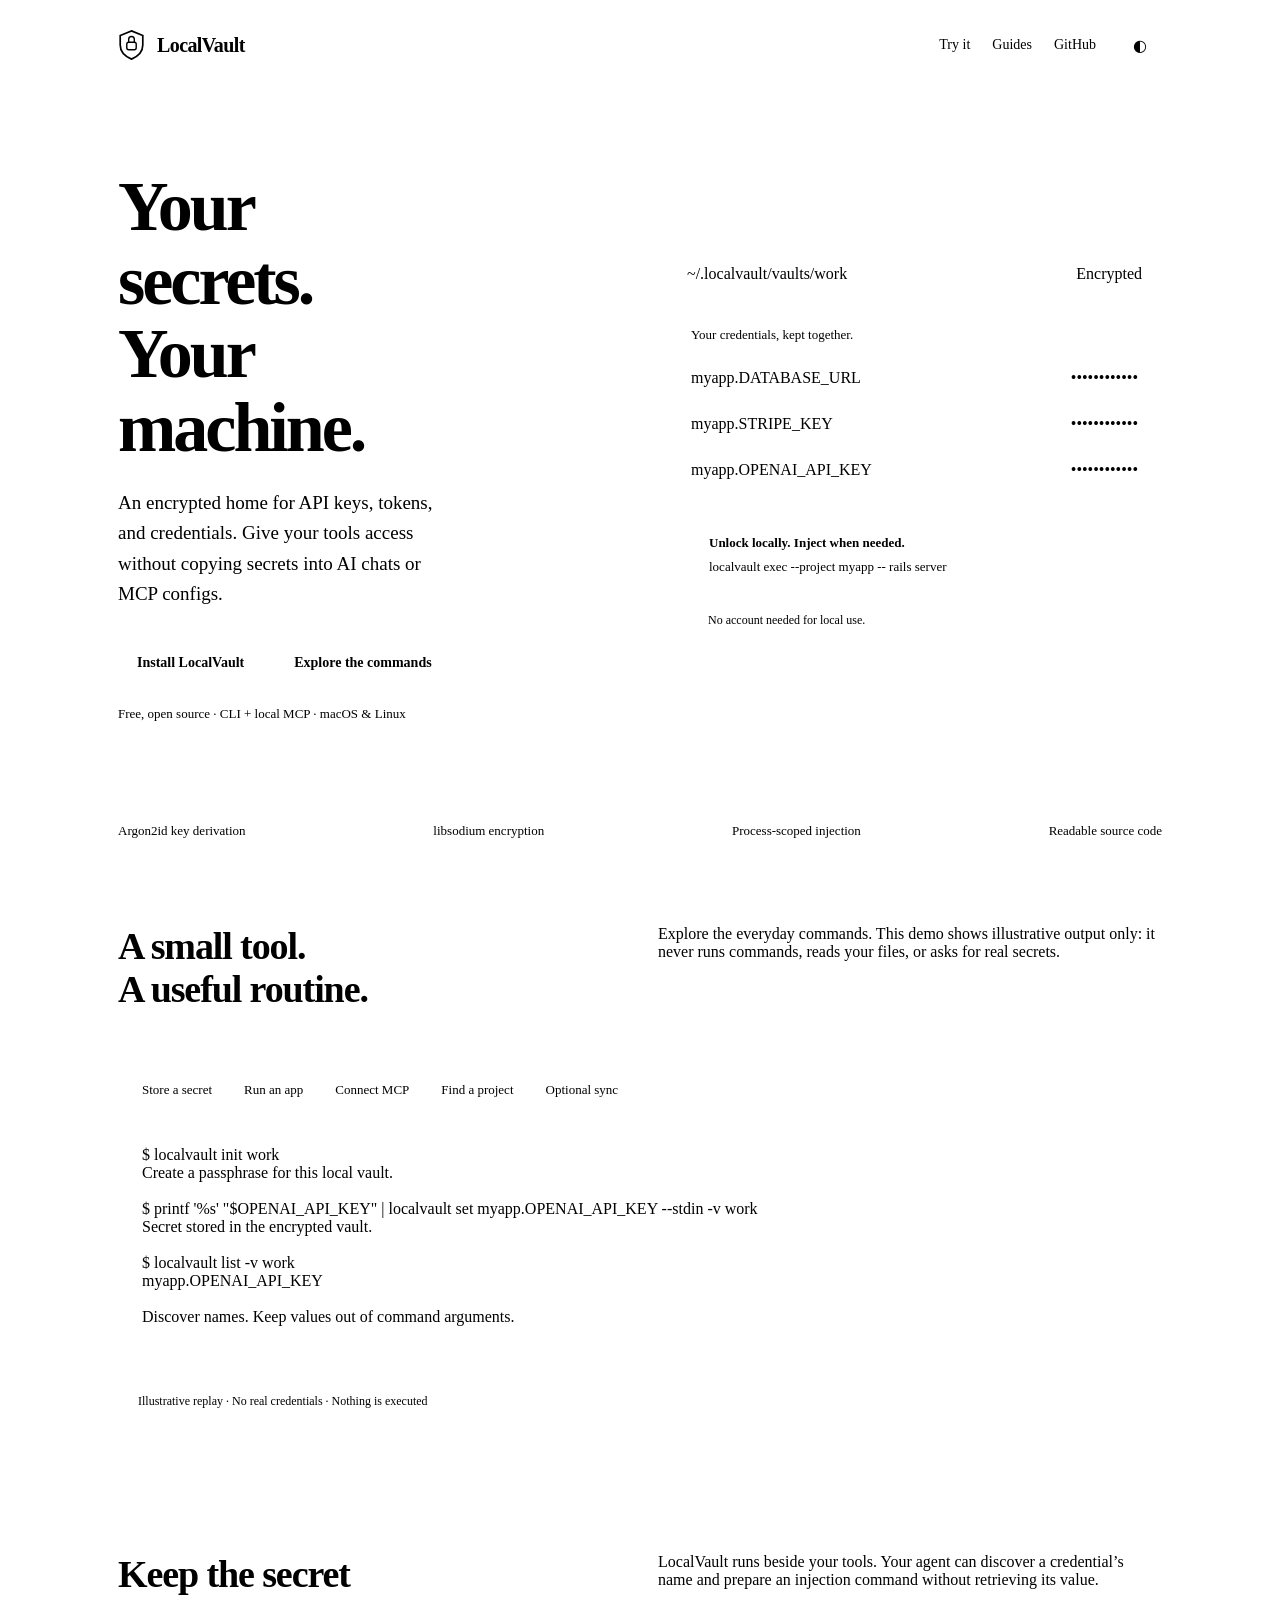
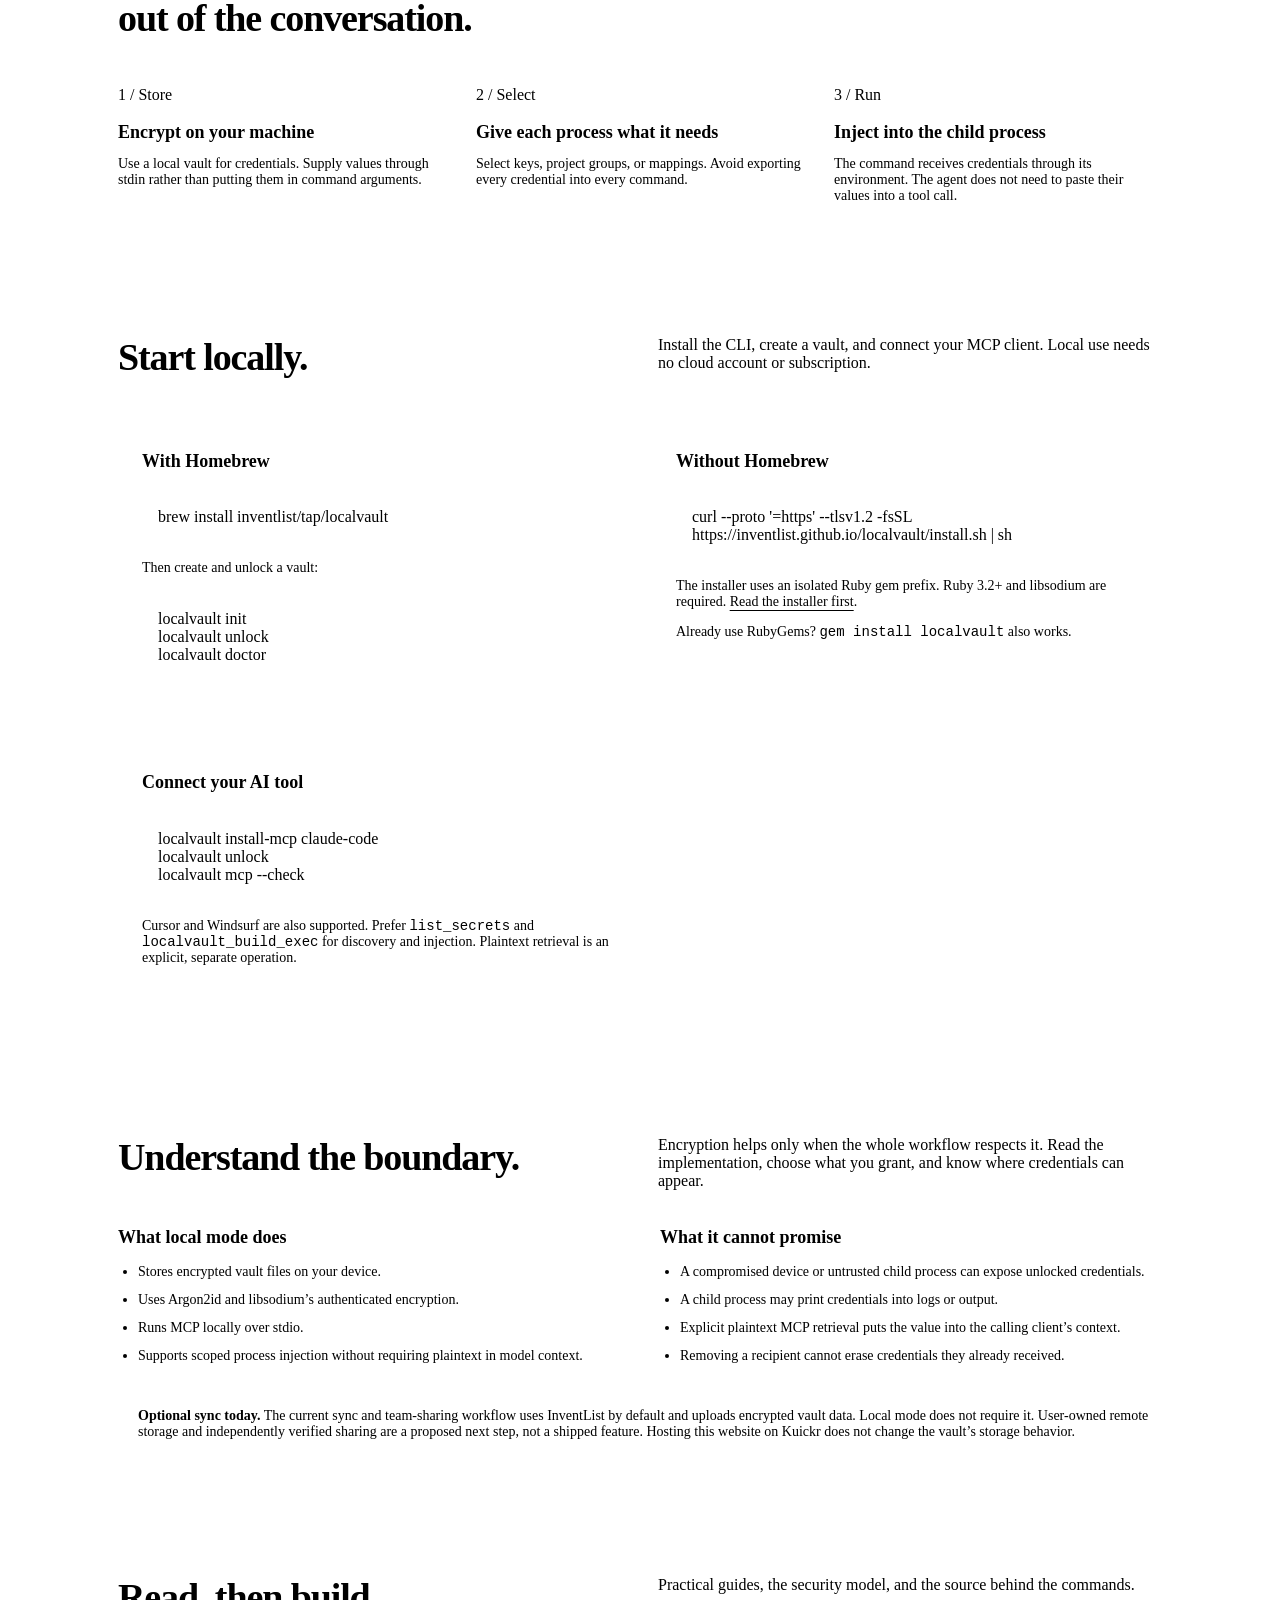
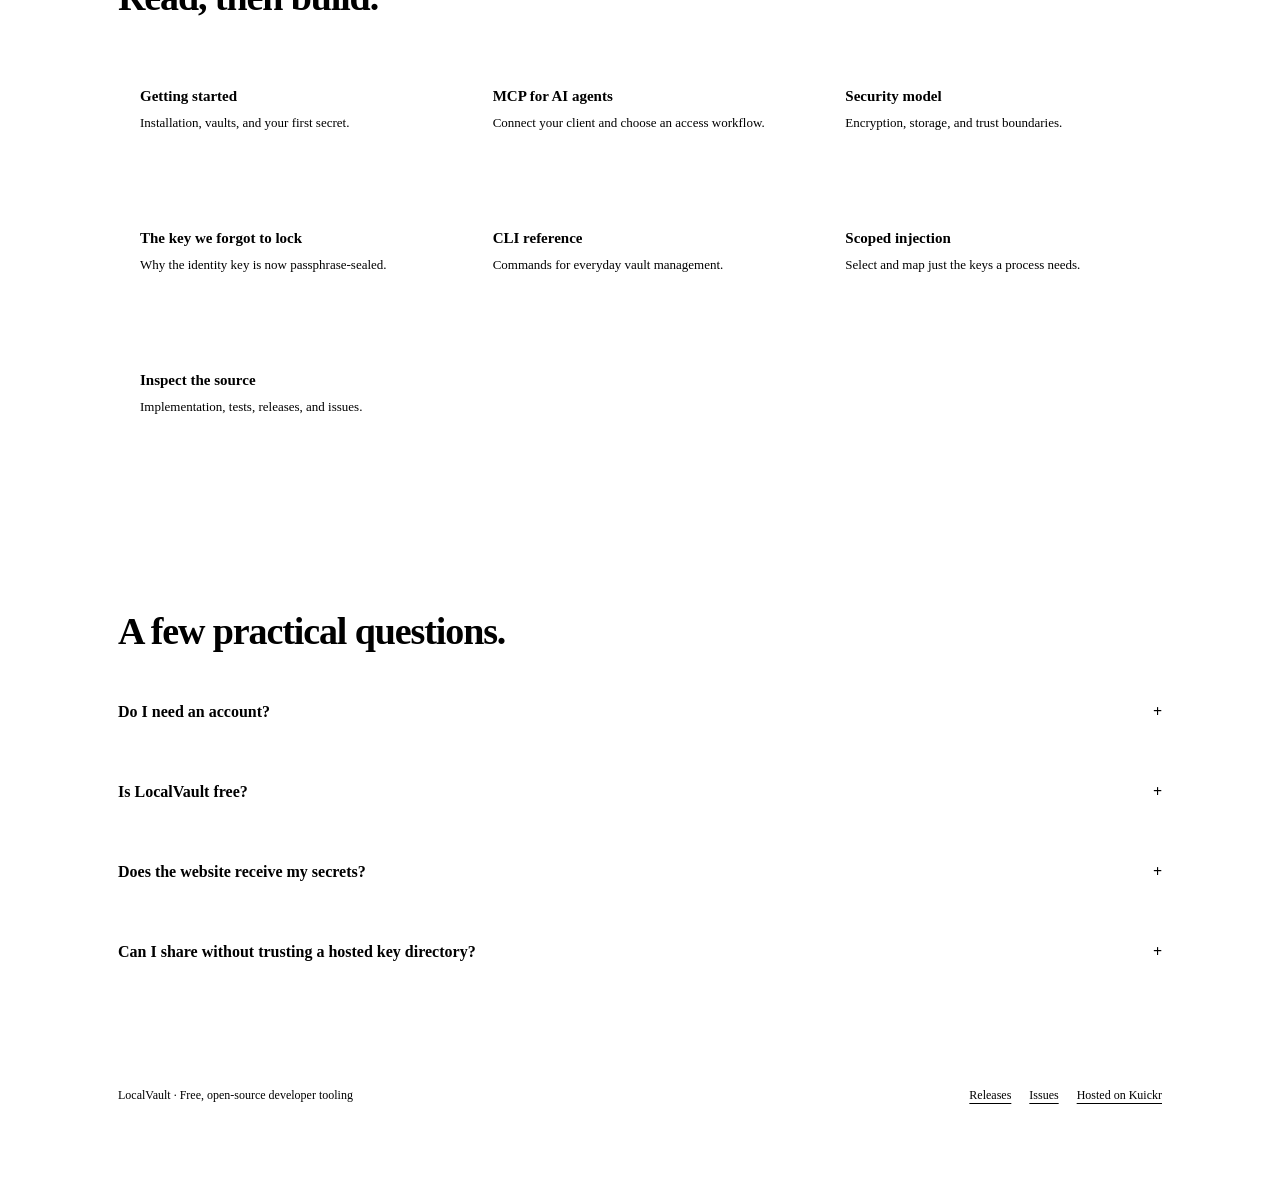
<file: site/landing.html>
<!doctype html>
<html lang="en" class="np-tokens np-wash" data-theme="light" data-kuickr-bar="peek">
<head>
<meta charset="utf-8">
<meta name="viewport" content="width=device-width,initial-scale=1">
<title>LocalVault — your secrets stay local</title>
<meta name="description" content="A free, open-source local secrets vault with CLI and MCP. Encrypt API keys on your machine and inject credentials into the processes that need them.">
<link rel="canonical" href="https://localvault.kuickr.co/">
<meta property="og:title" content="LocalVault — your secrets stay local">
<meta property="og:description" content="Encrypted on your machine. Available to your tools. Free, open-source CLI and local MCP.">
<meta property="og:url" content="https://localvault.kuickr.co/">
<meta property="og:type" content="website">
<style>/* NODEPAD_TOKENS */</style>
<style>
*{box-sizing:border-box}html{scroll-behavior:smooth;scroll-padding-top:24px}body{margin:0;background:var(--np-wash);color:var(--np-ink-runtime);font:16px/1.65 var(--np-sans)}a{color:inherit;text-underline-offset:4px}button,input{font:inherit}button,a{-webkit-tap-highlight-color:transparent}button{cursor:pointer}a:focus-visible,button:focus-visible,input:focus-visible,summary:focus-visible{outline:3px solid var(--np-accent-text);outline-offset:4px}button:disabled{cursor:default}.wrap{width:min(1100px,100%);margin:auto;padding:0 28px}header{display:flex;align-items:center;justify-content:space-between;gap:20px;min-height:90px;border-bottom:1px solid var(--np-line)}.brand{display:flex;align-items:center;gap:12px;text-decoration:none;font-size:20px;font-weight:650;letter-spacing:-.6px}.brand svg{width:27px;height:32px}.nav{display:flex;align-items:center;gap:22px}.nav a{font-size:14px;text-decoration:none;min-height:44px;display:inline-flex;align-items:center}.theme{background:none;border:1px solid var(--np-line);border-radius:50%;width:44px;height:44px;color:inherit}.hero{padding:80px 0 68px;display:grid;grid-template-columns:1fr 1fr;gap:54px;align-items:center}.hero h1{font-size:clamp(42px,6vw,70px);line-height:1.05;letter-spacing:-3px;margin:0 0 24px;font-weight:580;max-width:9ch}.lede{font-size:19px;line-height:1.6;color:var(--np-text);max-width:36ch;margin:0}.actions{display:flex;flex-wrap:wrap;gap:12px;margin:30px 0 20px}.button{display:inline-flex;align-items:center;justify-content:center;min-height:46px;padding:10px 19px;border:1px solid var(--np-ink-runtime);border-radius:var(--rad-2);text-decoration:none;font-size:14px;font-weight:600;background:var(--np-ink-runtime);color:var(--np-bg)}.button.secondary{background:transparent;color:var(--np-ink-runtime);border-color:var(--np-line)}.quiet{font-size:13px;color:var(--np-text)}.vault{border:1px solid var(--np-rule-runtime);border-radius:var(--rad-4);background:var(--np-bg);overflow:hidden}.vault-head{display:flex;align-items:center;justify-content:space-between;border-bottom:1px solid var(--np-line);padding:16px 20px;font:12px var(--np-mono);color:var(--np-text)}.vault-body{padding:28px 24px}.vault-label{font-size:13px;color:var(--np-text);margin:0 0 12px}.secret-row{font:13px var(--np-mono);padding:14px 0;display:flex;justify-content:space-between;gap:12px;border-bottom:1px solid var(--np-line-soft)}.secret-row span:last-child{color:var(--np-text)}.pipeline{margin-top:24px;padding:18px;background:var(--np-paper-deep);border-radius:var(--rad-2);font-size:13px}.pipeline strong{display:block;font-weight:550}.pipeline code{display:block;font:12px/1.7 var(--np-mono);margin-top:8px;overflow-wrap:anywhere}.boundary{display:flex;align-items:center;gap:10px;margin-top:20px;font-size:12px;color:var(--np-text)}.dot{width:7px;height:7px;border-radius:50%;background:var(--np-amber);flex:none}.strip{display:flex;justify-content:space-between;flex-wrap:wrap;gap:12px;padding:20px 0;border-block:1px solid var(--np-line);font-size:13px;color:var(--np-text)}section{padding:66px 0;border-bottom:1px solid var(--np-line)}h2{font-size:clamp(28px,4vw,38px);line-height:1.15;letter-spacing:-1.1px;font-weight:550;margin:0 0 18px}h3{font-size:18px;line-height:1.4;margin:0 0 10px;font-weight:600}p{max-width:70ch}.section-top{display:grid;grid-template-columns:1fr 1fr;gap:36px;margin-bottom:28px}.section-top p{margin:0;color:var(--np-text)}.terminal{border:1px solid var(--np-rule-runtime);border-radius:var(--rad-3);overflow:hidden;background:var(--np-bg)}.terminal-toolbar{display:flex;gap:4px;flex-wrap:wrap;padding:10px;border-bottom:1px solid var(--np-line);background:var(--np-paper-deep)}.demo-tab{border:0;background:none;color:var(--np-text);border-radius:var(--rad-2);padding:10px 14px;min-height:44px;font-size:13px}.demo-tab[aria-pressed="true"]{background:var(--np-bg);color:var(--np-ink-runtime);box-shadow:0 1px 2px var(--np-line)}.terminal pre{padding:24px;margin:0;min-height:260px;font:13px/1.9 var(--np-mono);white-space:pre-wrap;overflow-wrap:anywhere}.terminal-foot{padding:12px 20px;border-top:1px solid var(--np-line);font-size:12px;color:var(--np-text)}.steps{display:grid;grid-template-columns:repeat(3,1fr);gap:30px}.steps p{color:var(--np-text);font-size:14px;margin:0}.step-number{font:12px var(--np-mono);display:block;color:var(--np-text);margin-bottom:16px}.install-grid{display:grid;grid-template-columns:1fr 1fr;gap:24px}.install-box{padding:24px;background:var(--np-bg);border:1px solid var(--np-line);border-radius:var(--rad-3);min-width:0}.install-box p{color:var(--np-text);font-size:14px}.code{display:block;padding:16px;margin:18px 0;background:var(--np-paper-deep);font:12px/1.9 var(--np-mono);white-space:pre-wrap;overflow-wrap:anywhere;border-radius:var(--rad-2)}.security-grid{display:grid;grid-template-columns:1fr 1fr;gap:40px}.security-grid ul{padding-left:20px;color:var(--np-text);font-size:14px}.security-grid li{margin:12px 0}.notice{border-left:3px solid var(--np-rule-runtime);padding:4px 0 4px 20px;margin-top:26px;color:var(--np-text);font-size:14px}.docs{display:grid;grid-template-columns:repeat(3,1fr);gap:14px}.doc{display:block;min-height:128px;padding:22px;border:1px solid var(--np-line);border-radius:var(--rad-3);text-decoration:none;background:var(--np-bg)}.doc strong{display:block;font-size:15px;margin-bottom:8px}.doc span{font-size:13px;color:var(--np-text)}details{border-top:1px solid var(--np-line);padding:18px 0}summary{cursor:pointer;font-weight:550;min-height:44px;display:flex;align-items:center;justify-content:space-between;gap:20px}summary::after{content:'+';font:20px var(--np-mono)}details[open] summary::after{content:'−'}details p{font-size:14px;color:var(--np-text);margin:10px 0 4px}footer{padding:30px 0 72px;display:flex;justify-content:space-between;flex-wrap:wrap;gap:16px;font-size:12px;color:var(--np-text)}footer a{margin-left:18px}.skip{position:absolute;left:-10000px}.skip:focus{left:20px;top:15px;padding:10px;background:var(--np-bg);z-index:10}
@media(max-width:860px){.hero{gap:28px;padding-top:52px}.hero h1{letter-spacing:-2px}.steps{gap:20px}.docs{grid-template-columns:1fr 1fr}}
@media(max-width:560px){.wrap{padding:0 20px}header{min-height:78px;gap:10px}.nav{gap:14px}.nav .optional{display:none}.hero{grid-template-columns:1fr;padding:44px 0;gap:34px}.hero h1{max-width:11ch}.lede{font-size:17px}.vault-body{padding:20px}.secret-row{font-size:11px}.strip{font-size:12px;justify-content:flex-start;gap:10px 22px}section{padding:44px 0}.section-top,.install-grid,.security-grid,.steps,.docs{grid-template-columns:1fr;gap:22px}.section-top{margin-bottom:24px}.terminal pre{padding:18px;font-size:11px;min-height:290px}.demo-tab{padding:9px 12px}.install-box{padding:20px}.doc{min-height:104px}.step-number{margin-bottom:8px}footer a{margin:0 18px 0 0}footer{padding-bottom:90px}}
@media(prefers-reduced-motion:reduce){html{scroll-behavior:auto}}
</style>
</head>
<body>
<a class="skip" href="#main">Skip to content</a>
<div class="wrap">
<header>
  <a class="brand" href="https://localvault.kuickr.co/" aria-label="LocalVault home"><svg viewBox="0 0 28 34" fill="none" aria-hidden="true"><path d="M14 2 26 7v10c0 7-5 12-12 15C7 29 2 24 2 17V7L14 2Z" stroke="currentColor" stroke-width="1.8"/><rect x="9" y="14" width="10" height="8" rx="2" stroke="currentColor" stroke-width="1.5"/><path d="M11 14v-3a3 3 0 0 1 6 0v3" stroke="currentColor" stroke-width="1.5"/></svg>LocalVault</a>
  <nav class="nav" aria-label="Main navigation"><a href="#demo">Try it</a><a class="optional" href="#guides">Guides</a><a href="https://github.com/inventlist/localvault" target="_blank" rel="noopener">GitHub</a><button class="theme" type="button" aria-label="Switch to dark theme" title="Switch theme">◐</button></nav>
</header>
<main id="main">
<div class="hero">
  <div><h1>Your secrets.<br>Your machine.</h1><p class="lede">An encrypted home for API keys, tokens, and credentials. Give your tools access without copying secrets into AI chats or MCP configs.</p><div class="actions"><a class="button" href="#install">Install LocalVault</a><a class="button secondary" href="#demo">Explore the commands</a></div><p class="quiet">Free, open source · CLI + local MCP · macOS &amp; Linux</p></div>
  <div class="vault" aria-label="Illustration of a local encrypted vault">
    <div class="vault-head"><span>~/.localvault/vaults/work</span><span>Encrypted</span></div>
    <div class="vault-body"><p class="vault-label">Your credentials, kept together.</p><div class="secret-row"><span>myapp.DATABASE_URL</span><span>••••••••••••</span></div><div class="secret-row"><span>myapp.STRIPE_KEY</span><span>••••••••••••</span></div><div class="secret-row"><span>myapp.OPENAI_API_KEY</span><span>••••••••••••</span></div><div class="pipeline"><strong>Unlock locally. Inject when needed.</strong><code>localvault exec --project myapp -- rails server</code></div><div class="boundary"><span class="dot"></span>No account needed for local use.</div></div>
  </div>
</div>
<div class="strip"><span>Argon2id key derivation</span><span>libsodium encryption</span><span>Process-scoped injection</span><span>Readable source code</span></div>
<section id="demo">
  <div class="section-top"><h2>A small tool.<br>A useful routine.</h2><p>Explore the everyday commands. This demo shows illustrative output only: it never runs commands, reads your files, or asks for real secrets.</p></div>
  <div class="terminal"><div class="terminal-toolbar" role="group" aria-label="Command examples"><button class="demo-tab" data-demo="store" aria-pressed="true">Store a secret</button><button class="demo-tab" data-demo="run" aria-pressed="false">Run an app</button><button class="demo-tab" data-demo="mcp" aria-pressed="false">Connect MCP</button><button class="demo-tab" data-demo="groups" aria-pressed="false">Find a project</button><button class="demo-tab" data-demo="sync" aria-pressed="false">Optional sync</button></div><pre id="demo-output" tabindex="0" aria-label="Illustrative terminal output">$ localvault init work
Create a passphrase for this local vault.

$ printf '%s' "$OPENAI_API_KEY" | localvault set myapp.OPENAI_API_KEY --stdin -v work
Secret stored in the encrypted vault.

$ localvault list -v work
myapp.OPENAI_API_KEY

Discover names. Keep values out of command arguments.</pre><div class="terminal-foot">Illustrative replay · No real credentials · Nothing is executed</div></div>
</section>
<section>
  <div class="section-top"><h2>Keep the secret<br>out of the conversation.</h2><p>LocalVault runs beside your tools. Your agent can discover a credential’s name and prepare an injection command without retrieving its value.</p></div>
  <div class="steps"><div><span class="step-number">1 / Store</span><h3>Encrypt on your machine</h3><p>Use a local vault for credentials. Supply values through stdin rather than putting them in command arguments.</p></div><div><span class="step-number">2 / Select</span><h3>Give each process what it needs</h3><p>Select keys, project groups, or mappings. Avoid exporting every credential into every command.</p></div><div><span class="step-number">3 / Run</span><h3>Inject into the child process</h3><p>The command receives credentials through its environment. The agent does not need to paste their values into a tool call.</p></div></div>
</section>
<section id="install">
  <div class="section-top"><h2>Start locally.</h2><p>Install the CLI, create a vault, and connect your MCP client. Local use needs no cloud account or subscription.</p></div>
  <div class="install-grid"><div class="install-box"><h3>With Homebrew</h3><code class="code">brew install inventlist/tap/localvault</code><p>Then create and unlock a vault:</p><code class="code">localvault init
localvault unlock
localvault doctor</code></div><div class="install-box"><h3>Without Homebrew</h3><code class="code">curl --proto '=https' --tlsv1.2 -fsSL https://inventlist.github.io/localvault/install.sh | sh</code><p>The installer uses an isolated Ruby gem prefix. Ruby 3.2+ and libsodium are required. <a href="https://github.com/inventlist/localvault/blob/main/install.sh" target="_blank" rel="noopener">Read the installer first</a>.</p><p>Already use RubyGems? <code>gem install localvault</code> also works.</p></div></div>
  <div class="install-box" style="margin-top:24px"><h3>Connect your AI tool</h3><code class="code">localvault install-mcp claude-code
localvault unlock
localvault mcp --check</code><p>Cursor and Windsurf are also supported. Prefer <code>list_secrets</code> and <code>localvault_build_exec</code> for discovery and injection. Plaintext retrieval is an explicit, separate operation.</p></div>
</section>
<section id="security">
  <div class="section-top"><h2>Understand the boundary.</h2><p>Encryption helps only when the whole workflow respects it. Read the implementation, choose what you grant, and know where credentials can appear.</p></div>
  <div class="security-grid"><div><h3>What local mode does</h3><ul><li>Stores encrypted vault files on your device.</li><li>Uses Argon2id and libsodium’s authenticated encryption.</li><li>Runs MCP locally over stdio.</li><li>Supports scoped process injection without requiring plaintext in model context.</li></ul></div><div><h3>What it cannot promise</h3><ul><li>A compromised device or untrusted child process can expose unlocked credentials.</li><li>A child process may print credentials into logs or output.</li><li>Explicit plaintext MCP retrieval puts the value into the calling client’s context.</li><li>Removing a recipient cannot erase credentials they already received.</li></ul></div></div>
  <div class="notice"><strong>Optional sync today.</strong> The current sync and team-sharing workflow uses InventList by default and uploads encrypted vault data. Local mode does not require it. User-owned remote storage and independently verified sharing are a proposed next step, not a shipped feature. Hosting this website on Kuickr does not change the vault’s storage behavior.</div>
</section>
<section id="guides"><div class="section-top"><h2>Read, then build.</h2><p>Practical guides, the security model, and the source behind the commands.</p></div><div class="docs"><a class="doc" href="https://kuickr.co/spaces/localvault/series/01-getting-started.md" target="_blank" rel="noopener"><strong>Getting started</strong><span>Installation, vaults, and your first secret.</span></a><a class="doc" href="https://kuickr.co/spaces/localvault/series/03-mcp-for-ai-agents.md" target="_blank" rel="noopener"><strong>MCP for AI agents</strong><span>Connect your client and choose an access workflow.</span></a><a class="doc" href="https://kuickr.co/spaces/localvault/series/07-security-model.md" target="_blank" rel="noopener"><strong>Security model</strong><span>Encryption, storage, and trust boundaries.</span></a><a class="doc" href="https://localvault.kuickr.co/the-key-we-forgot-to-lock.md"><strong>The key we forgot to lock</strong><span>Why the identity key is now passphrase-sealed.</span></a><a class="doc" href="https://kuickr.co/spaces/localvault/series/08-cli-reference.md" target="_blank" rel="noopener"><strong>CLI reference</strong><span>Commands for everyday vault management.</span></a><a class="doc" href="https://kuickr.co/spaces/localvault/series/15-scoped-env-injection.md" target="_blank" rel="noopener"><strong>Scoped injection</strong><span>Select and map just the keys a process needs.</span></a><a class="doc" href="https://github.com/inventlist/localvault" target="_blank" rel="noopener"><strong>Inspect the source</strong><span>Implementation, tests, releases, and issues.</span></a></div></section>
<section><h2>A few practical questions.</h2><details><summary>Do I need an account?</summary><p>No account is required to store and use secrets locally or run the local MCP server. The existing optional InventList sync workflow requires an account.</p></details><details><summary>Is LocalVault free?</summary><p>The CLI and local MCP are free and open source. A paid team service is a future possibility; it is not required for local use.</p></details><details><summary>Does the website receive my secrets?</summary><p>This site is documentation and a non-executing demo. It has no connection to your local vault and provides no secret-entry form. The optional sync service is separate and stores encrypted vault data today.</p></details><details><summary>Can I share without trusting a hosted key directory?</summary><p>The proposed design is to verify a recipient’s key through a separate trusted channel, encrypt locally, and exchange the encrypted files through storage you control. That workflow still needs implementation and review; the currently shipped team workflow uses InventList.</p></details></section>
</main>
<footer><span>LocalVault · Free, open-source developer tooling</span><div><a href="https://github.com/inventlist/localvault/releases" target="_blank" rel="noopener">Releases</a><a href="https://github.com/inventlist/localvault/issues" target="_blank" rel="noopener">Issues</a><a href="https://kuickr.co" target="_blank" rel="noopener">Hosted on Kuickr</a></div></footer>
</div>
<script>
const examples = {
  store: document.getElementById('demo-output').textContent,
  run: `$ localvault exec --project myapp -v work -- rails server
The child process receives the myapp credentials.
The project prefix is removed from environment names.

$ localvault exec --only myapp.STRIPE_KEY --map myapp.STRIPE_KEY=STRIPE_SECRET_KEY -v work -- ruby billing.rb
Only the selected credential is injected.

The program can use the key without pasting it into an AI chat.`,
  mcp: `$ localvault install-mcp claude-code
Configure LocalVault as a user-scoped MCP server.

$ localvault unlock
Unlock the local vault for your session.

$ localvault mcp --check
Check readiness without starting a blocking server.

Agent workflow: list_secrets → localvault_build_exec
Then run the prepared command with scoped injection.`,
  groups: `$ localvault groups -v work
myapp
analytics

$ localvault show --group myapp -v work
myapp.DATABASE_URL     ••••••••
myapp.STRIPE_KEY       ••••••••
myapp.OPENAI_API_KEY   ••••••••

Values stay masked. Dot-notation keeps projects together.`,
  sync: `$ localvault sync --dry-run
Preview pushes, pulls, and conflicts.

$ localvault sync diff production
Compare key names without printing values.

Optional sync currently uses InventList by default.
Encrypted vault data is uploaded when you choose to sync.
User-owned remote storage is proposed, not shipped.`
};
document.querySelectorAll('[data-demo]').forEach(button => button.addEventListener('click', () => {
  document.querySelectorAll('[data-demo]').forEach(tab => tab.setAttribute('aria-pressed', String(tab === button)));
  const output = document.getElementById('demo-output');
  output.textContent = examples[button.dataset.demo];
}));
document.querySelector('.theme').addEventListener('click', event => {
  const dark = document.documentElement.dataset.theme !== 'dark';
  document.documentElement.dataset.theme = dark ? 'dark' : 'light';
  event.currentTarget.setAttribute('aria-label', dark ? 'Switch to light theme' : 'Switch to dark theme');
});
</script>
</body>
</html>
</file>
